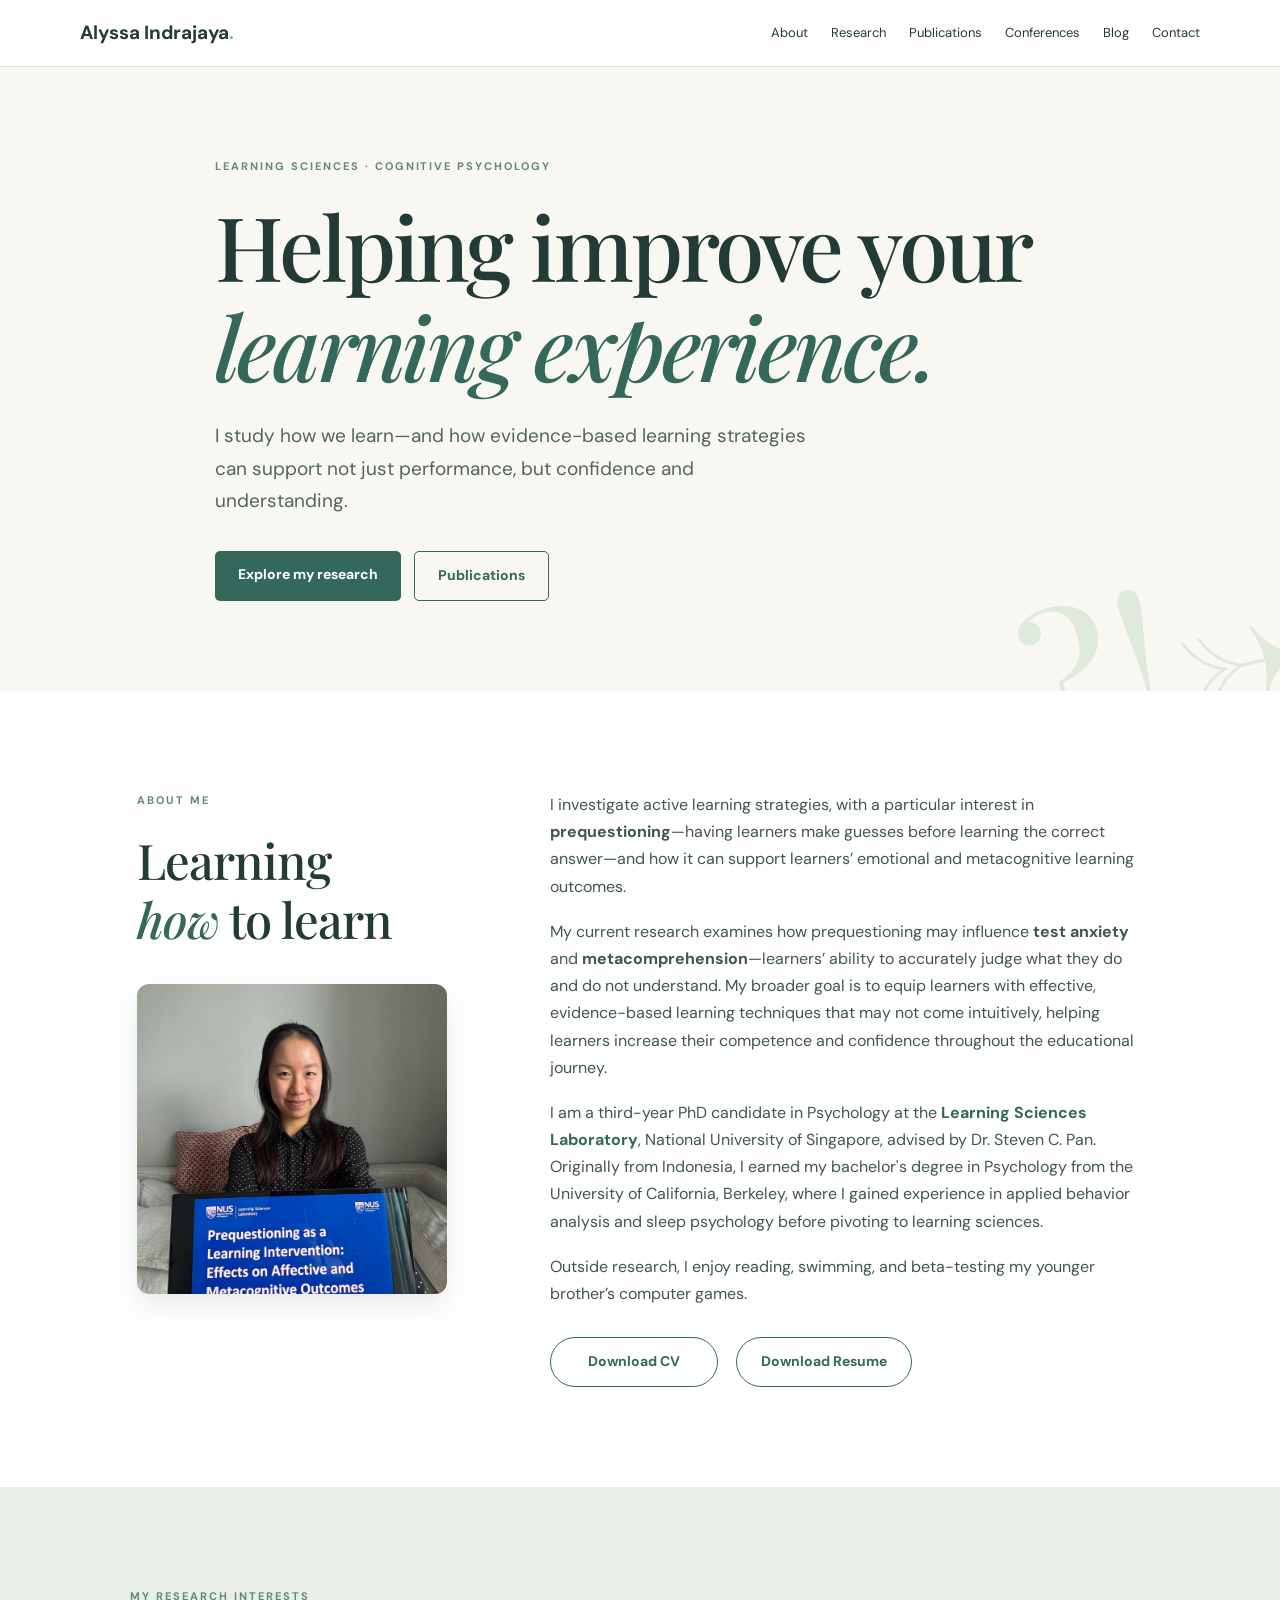
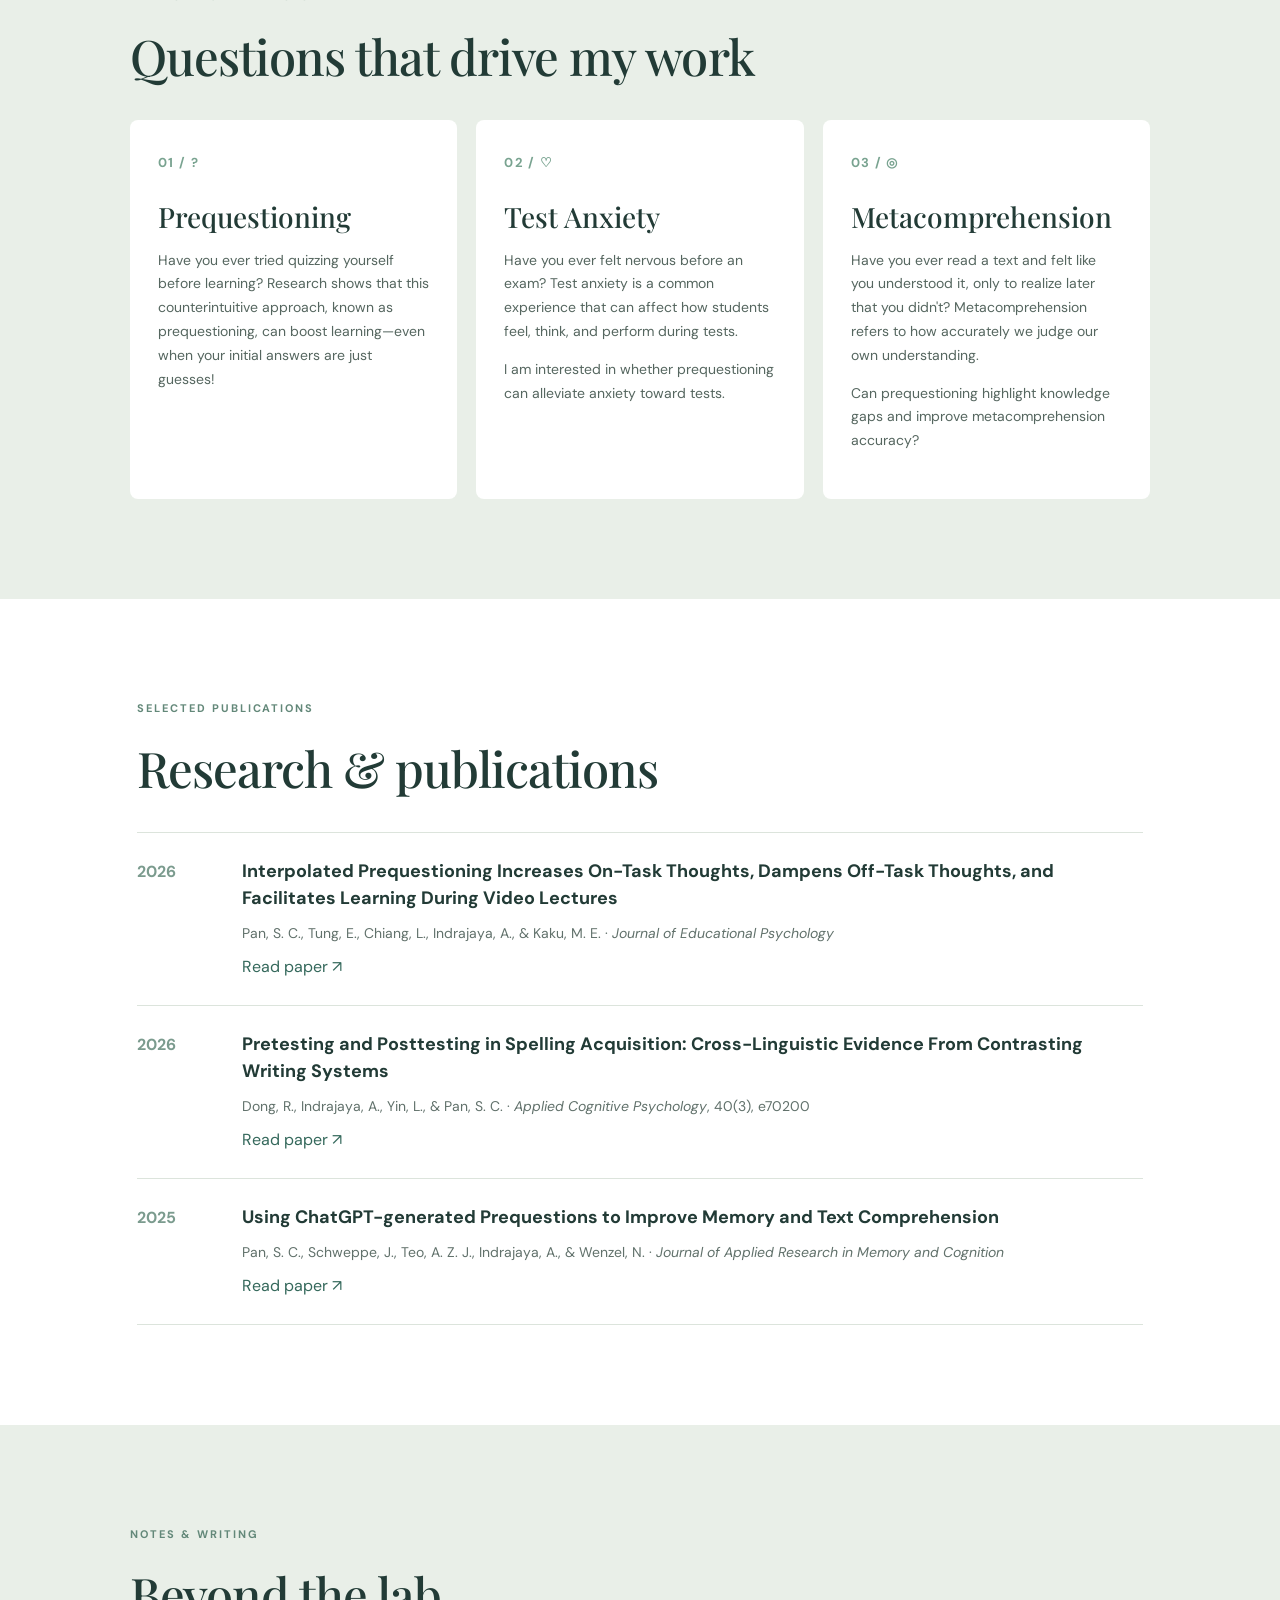
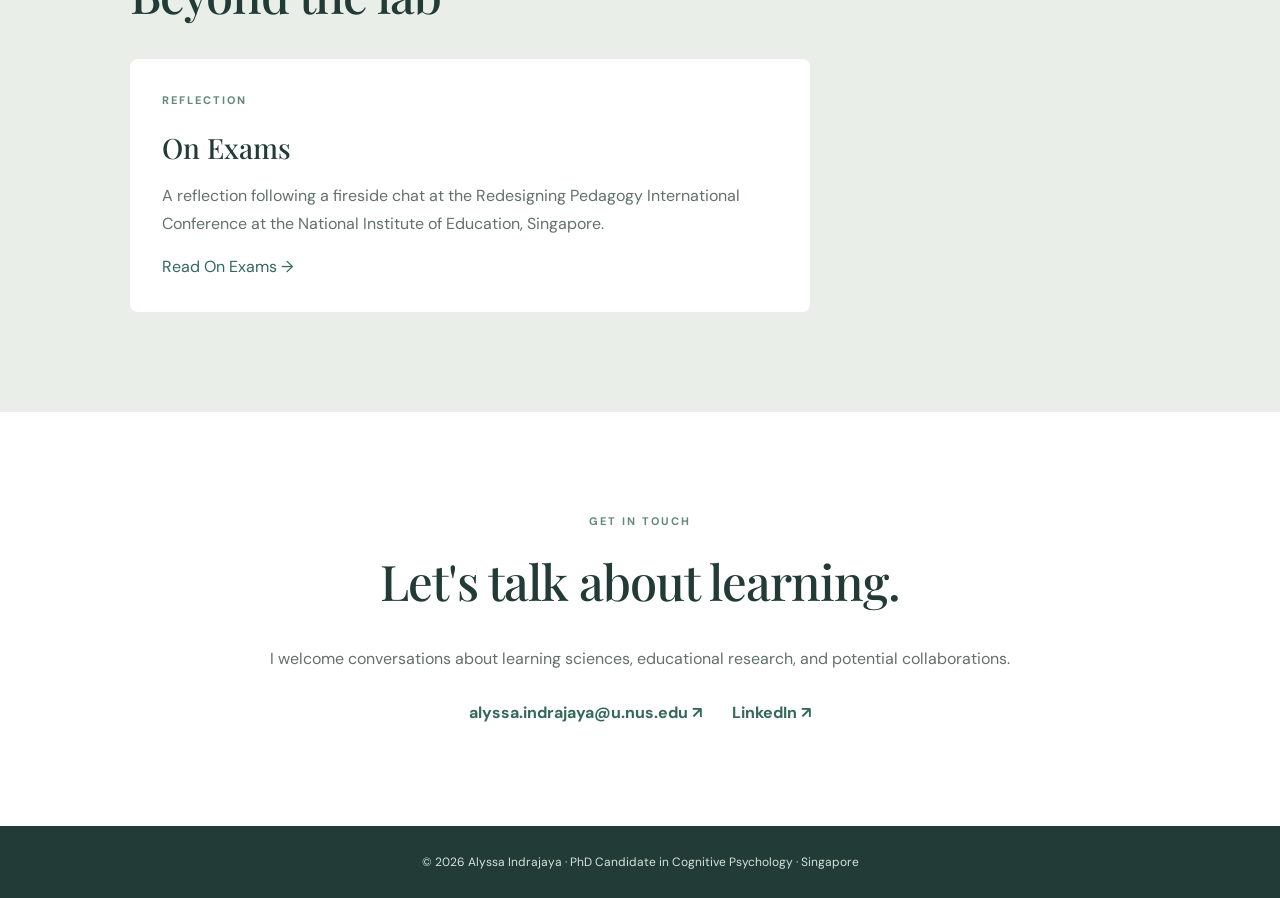
<file: index.html>
<!DOCTYPE html>

<html lang="en"><head><meta charset="utf-8"/><meta content="width=device-width,initial-scale=1" name="viewport"/><meta content="Alyssa Indrajaya — PhD candidate researching prequestioning, test anxiety and metacomprehension." name="description"/><title>Alyssa Indrajaya | Learning Sciences</title><link href="styles.css?v=3" rel="stylesheet"/></head><body>
<header class="top"><a class="brand" href="#home">Alyssa Indrajaya<span class="dot">.</span></a><nav><a href="#about">About</a><a href="#research">Research</a><a href="#publications">Publications</a><a href="conferences.html">Conferences</a><a href="blog.html">Blog</a><a href="#contact">Contact</a></nav></header>
<main><section class="hero" id="home"><div class="hero-inner"><p class="eyebrow">LEARNING SCIENCES · COGNITIVE PSYCHOLOGY</p><h1>Helping improve your <em>learning experience.</em></h1><p class="lead">I study how we learn—and how evidence-based learning strategies can support not just performance, but confidence and understanding.</p><div class="actions"><a class="button" href="#research">Explore my research</a><a class="button outline" href="#publications">Publications</a></div></div><div aria-hidden="true" class="hero-mark"><span>?</span><span>!</span><span>→</span></div></section>
<section class="section about" id="about"><div><p class="eyebrow">ABOUT ME</p><h2>Learning<br/><em>how</em> to learn</h2><img alt="Portrait of Alyssa Indrajaya" class="about-headshot" src="about-laptop.jpg"/></div><div class="bodycopy"><p>I investigate active learning strategies, with a particular interest in <strong>prequestioning</strong>—having learners make guesses before learning the correct answer—and how it can support learners’ emotional and metacognitive learning outcomes.</p><p>My current research examines how prequestioning may influence <strong>test anxiety</strong> and <strong>metacomprehension</strong>—learners’ ability to accurately judge what they do and do not understand. My broader goal is to equip learners with effective, evidence-based learning techniques that may not come intuitively, helping learners increase their competence and confidence throughout the educational journey.</p><p>I am a third-year PhD candidate in Psychology at the <a href="https://sc-pan.github.io/index.html" rel="noopener" target="_blank"><strong>Learning Sciences Laboratory</strong></a>, National University of Singapore, advised by Dr. Steven C. Pan. Originally from Indonesia, I earned my bachelor's degree in Psychology from the University of California, Berkeley, where I gained experience in applied behavior analysis and sleep psychology before pivoting to learning sciences.</p><p>Outside research, I enjoy reading, swimming, and beta-testing my younger brother’s computer games.</p><div class="about-downloads"><a class="download-button" href="Indrajaya_Alyssa_CV.pdf" rel="noopener" target="_blank">Download CV</a><a class="download-button" href="Indrajaya_Alyssa_Resume.pdf" rel="noopener" target="_blank">Download Resume</a></div></div></section>
<section class="section tinted" id="research"><p class="eyebrow">MY RESEARCH INTERESTS</p><h2>Questions that drive my work</h2><div class="cards"><article class="research-card"><div class="symbol">01 / ?</div><h3>Prequestioning</h3><p>Have you ever tried quizzing yourself before learning? Research shows that this counterintuitive approach, known as prequestioning, can boost learning—even when your initial answers are just guesses!</p></article><article class="research-card"><div class="symbol">02 / ♡</div><h3>Test Anxiety</h3><p>Have you ever felt nervous before an exam? Test anxiety is a common experience that can affect how students feel, think, and perform during tests.</p><p>I am interested in whether prequestioning can alleviate anxiety toward tests.</p></article><article class="research-card"><div class="symbol">03 / ◎</div><h3>Metacomprehension</h3><p>Have you ever read a text and felt like you understood it, only to realize later that you didn't? Metacomprehension refers to how accurately we judge our own understanding.</p><p>Can prequestioning highlight knowledge gaps and improve metacomprehension accuracy?</p></article></div></section>
<section class="section" id="publications"><p class="eyebrow">SELECTED PUBLICATIONS</p><h2>Research &amp; publications</h2><div class="pub"><span class="year">2026</span><div><h3>Interpolated Prequestioning Increases On-Task Thoughts, Dampens Off-Task Thoughts, and Facilitates Learning During Video Lectures</h3><p>Pan, S. C., Tung, E., Chiang, L., Indrajaya, A., &amp; Kaku, M. E. · <em>Journal of Educational Psychology</em></p><a href="https://doi.org/10.1037/edu0001055" rel="noopener" target="_blank">Read paper ↗</a></div></div><div class="pub"><span class="year">2026</span><div><h3>Pretesting and Posttesting in Spelling Acquisition: Cross-Linguistic Evidence From Contrasting Writing Systems</h3><p>Dong, R., Indrajaya, A., Yin, L., &amp; Pan, S. C. · <em>Applied Cognitive Psychology</em>, 40(3), e70200</p><a href="https://doi.org/10.1002/acp.70200" rel="noopener" target="_blank">Read paper ↗</a></div></div><div class="pub"><span class="year">2025</span><div><h3>Using ChatGPT-generated Prequestions to Improve Memory and Text Comprehension</h3><p>Pan, S. C., Schweppe, J., Teo, A. Z. J., Indrajaya, A., &amp; Wenzel, N. · <em>Journal of Applied Research in Memory and Cognition</em></p><a href="https://doi.org/10.1037/mac0000254" rel="noopener" target="_blank">Read paper ↗</a></div></div></section>
<section class="section tinted" id="writing"><p class="eyebrow">NOTES &amp; WRITING</p><h2>Beyond the lab</h2><div class="writing-card"><p class="eyebrow">REFLECTION</p><h3>On Exams</h3><p>A reflection following a fireside chat at the Redesigning Pedagogy International Conference at the National Institute of Education, Singapore.</p><a href="on-exams.html" rel="noopener" target="_blank">Read On Exams →</a></div></section>
<section class="section contact" id="contact"><p class="eyebrow">GET IN TOUCH</p><h2>Let's talk about learning.</h2><p>I welcome conversations about learning sciences, educational research, and potential collaborations.</p><div class="contactlinks"><a href="mailto:alyssa.indrajaya@u.nus.edu">alyssa.indrajaya@u.nus.edu ↗</a><a href="https://www.linkedin.com/in/alyssa-indrajaya" rel="noopener" target="_blank">LinkedIn ↗</a></div></section></main><footer>© 2026 Alyssa Indrajaya · PhD Candidate in Cognitive Psychology · Singapore</footer></body></html>
</file>
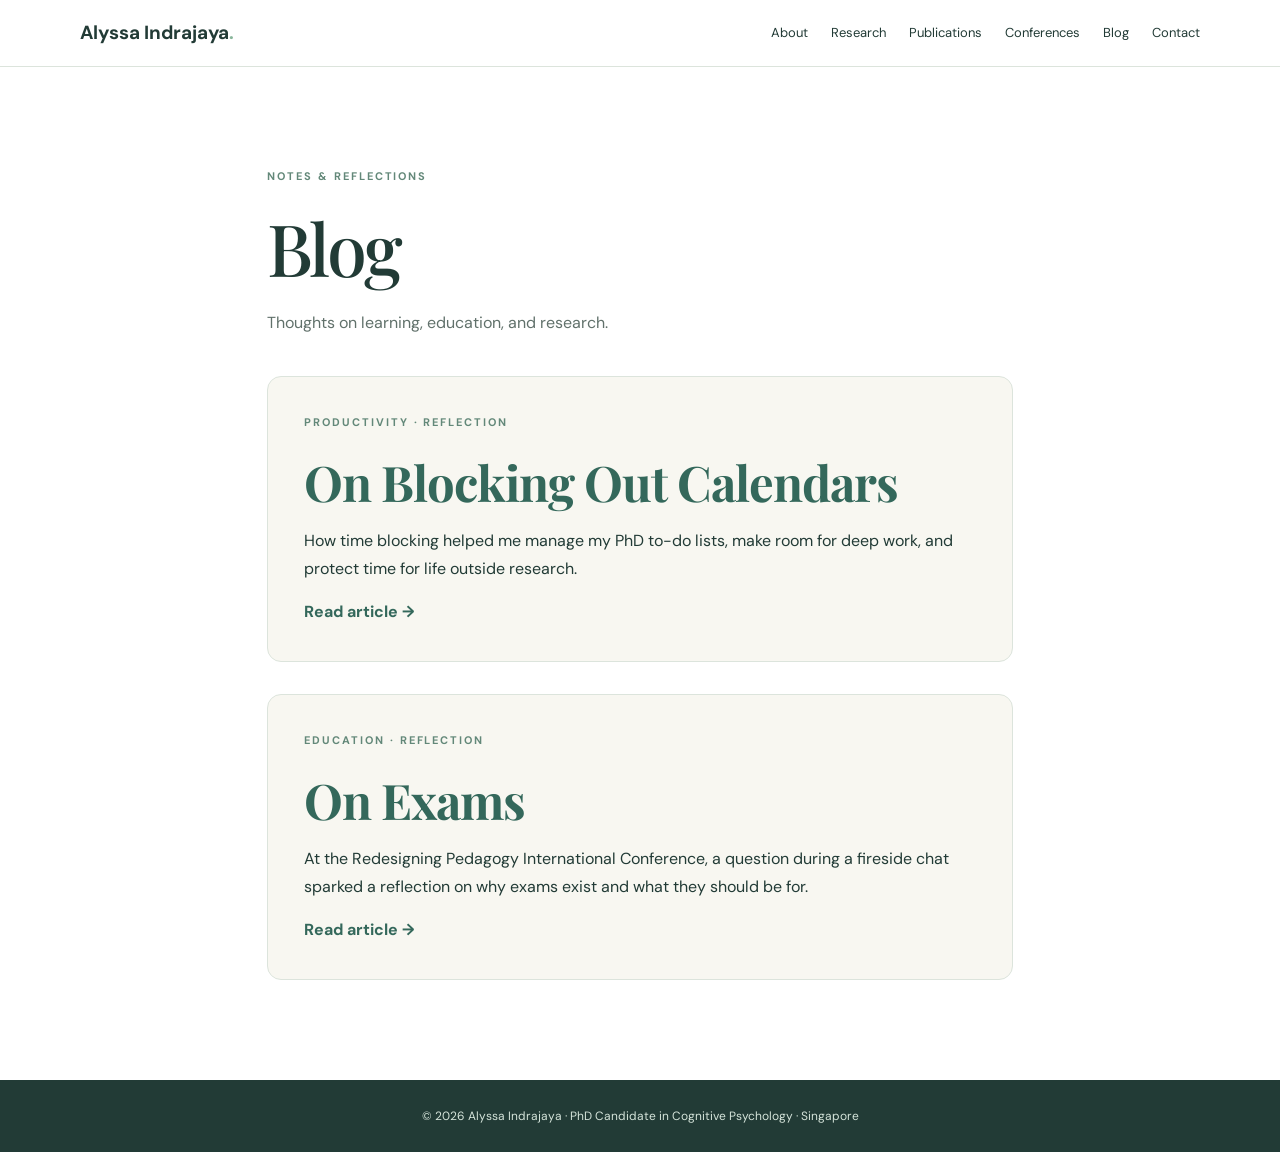
<file: blog.html>
<!DOCTYPE html>
<!DOCTYPE html>

<html lang="en"><head><meta charset="utf-8"/><meta content="width=device-width,initial-scale=1" name="viewport"/><meta content="Research reflections and writing by Alyssa Indrajaya" name="description"/><title>Blog | Alyssa Indrajaya</title><link href="styles.css?v=calendar1" rel="stylesheet"/></head><body><header class="top"><a class="brand" href="index.html">Alyssa Indrajaya<span class="dot">.</span></a><nav><a href="index.html#about">About</a><a href="index.html#research">Research</a><a href="index.html#publications">Publications</a><a href="conferences.html">Conferences</a><a aria-current="page" href="blog.html">Blog</a><a href="index.html#contact">Contact</a></nav></header><main><section class="section blog-page"><p class="eyebrow">NOTES &amp; REFLECTIONS</p><h1>Blog</h1><p class="conference-intro">Thoughts on learning, education, and research.</p><article class="blog-tile"><p class="eyebrow">PRODUCTIVITY · REFLECTION</p><h2><a href="on-blocking-out-calendars.html">On Blocking Out Calendars</a></h2><p>How time blocking helped me manage my PhD to-do lists, make room for deep work, and protect time for life outside research.</p><a href="on-blocking-out-calendars.html">Read article →</a></article><article class="blog-tile"><p class="eyebrow">EDUCATION · REFLECTION</p><h2><a href="on-exams.html">On Exams</a></h2><p>At the Redesigning Pedagogy International Conference, a question during a fireside chat sparked a reflection on why exams exist and what they should be for.</p><a href="on-exams.html">Read article →</a></article></section></main><footer>© 2026 Alyssa Indrajaya · PhD Candidate in Cognitive Psychology · Singapore</footer></body></html>
</file>
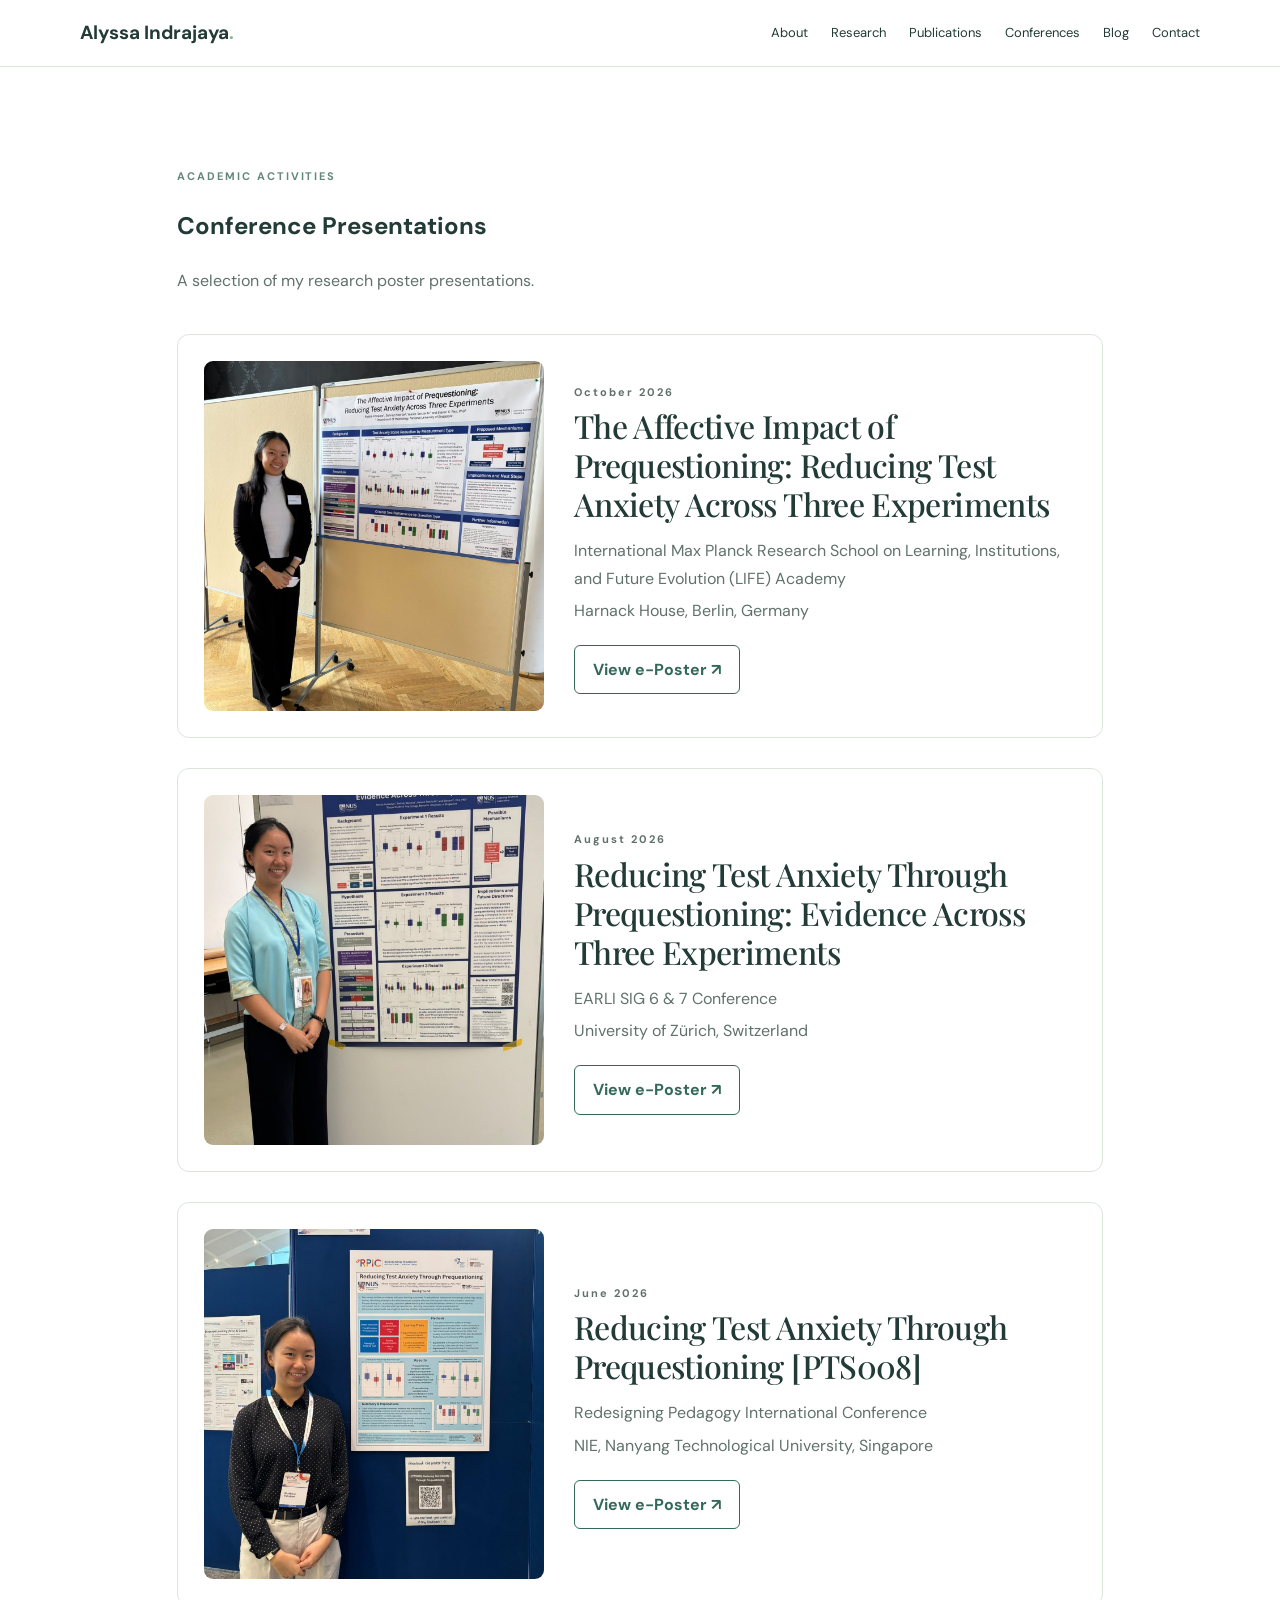
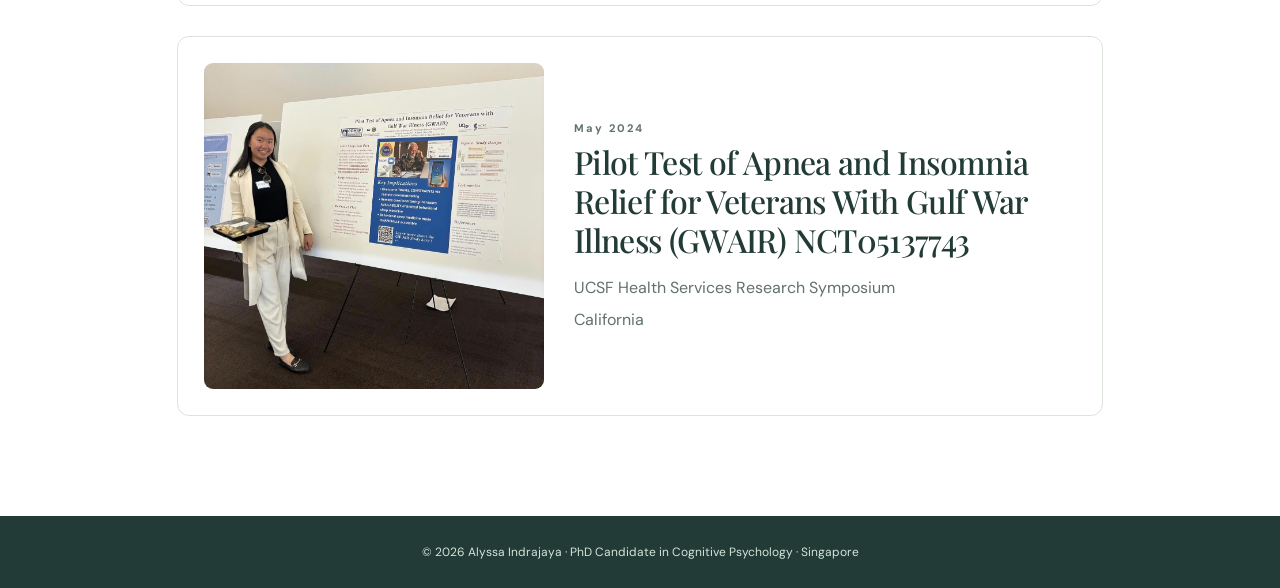
<file: conferences.html>
<!DOCTYPE html>

<html lang="en"><head><meta charset="utf-8"/><meta content="width=device-width,initial-scale=1" name="viewport"/><meta content="Conference presentations by Alyssa Indrajaya" name="description"/><title>Conferences | Alyssa Indrajaya</title><link href="styles.css?v=3" rel="stylesheet"/></head><body><header class="top"><a class="brand" href="index.html">Alyssa Indrajaya<span class="dot">.</span></a><nav><a href="index.html#about">About</a><a href="index.html#research">Research</a><a href="index.html#publications">Publications</a><a aria-current="page" href="conferences.html">Conferences</a><a href="blog.html">Blog</a><a href="index.html#contact">Contact</a></nav></header><main><section class="section conference-page"><p class="eyebrow">ACADEMIC ACTIVITIES</p><h1>Conference Presentations</h1><p class="conference-intro">A selection of my research poster presentations.</p><div class="conference-list"><article class="conference-card"><img alt="Poster presentation at LIFE Fall Academy in Berlin" loading="lazy" src="life-berlin.jpg"/><div class="conference-details"><p class="eyebrow">October 2026</p><h2>The Affective Impact of Prequestioning: Reducing Test Anxiety Across Three Experiments</h2><p>International Max Planck Research School on Learning, Institutions, and Future Evolution (LIFE) Academy</p><p>Harnack House, Berlin, Germany</p><a aria-label="View electronic poster for The Affective Impact of Prequestioning: Reducing Test Anxiety Across Three Experiments" class="poster-link" href="AI_MaxPlanck_Poster.pdf" rel="noopener" target="_blank">View e-Poster ↗</a></div></article><article class="conference-card"><img alt="Poster presentation at EARLI SIG 6 &amp; 7 Conference" loading="lazy" src="earli-zurich.jpg"/><div class="conference-details"><p class="eyebrow">August 2026</p><h2>Reducing Test Anxiety Through Prequestioning: Evidence Across Three Experiments</h2><p>EARLI SIG 6 &amp; 7 Conference</p><p>University of Zürich, Switzerland</p><a aria-label="View electronic poster for Reducing Test Anxiety Through Prequestioning: Evidence Across Three Experiments" class="poster-link" href="PTTA-EARLI 2026_FINAL2.pdf" rel="noopener" target="_blank">View e-Poster ↗</a></div></article>
<article class="conference-card"><img alt="Poster presentation at Redesigning Pedagogy International Conference" loading="lazy" src="rpic-singapore.jpg"/><div class="conference-details"><p class="eyebrow">June 2026</p><h2>Reducing Test Anxiety Through Prequestioning [PTS008]</h2><p>Redesigning Pedagogy International Conference</p><p>NIE, Nanyang Technological University, Singapore</p><a aria-label="View electronic poster for Reducing Test Anxiety Through Prequestioning [PTS008]" class="poster-link" href="RPIC 2026 Poster-PTTA_FINAL.pdf" rel="noopener" target="_blank">View e-Poster ↗</a></div></article>
<article class="conference-card"><img alt="Poster presentation at UCSF Health Services Research Symposium" loading="lazy" src="ucsf-2024.jpg"/><div class="conference-details"><p class="eyebrow">May 2024</p><h2>Pilot Test of Apnea and Insomnia Relief for Veterans With Gulf War Illness (GWAIR) NCT05137743</h2><p>UCSF Health Services Research Symposium</p><p>California</p></div></article></div></section></main><footer>© 2026 Alyssa Indrajaya · PhD Candidate in Cognitive Psychology · Singapore</footer></body></html>
</file>
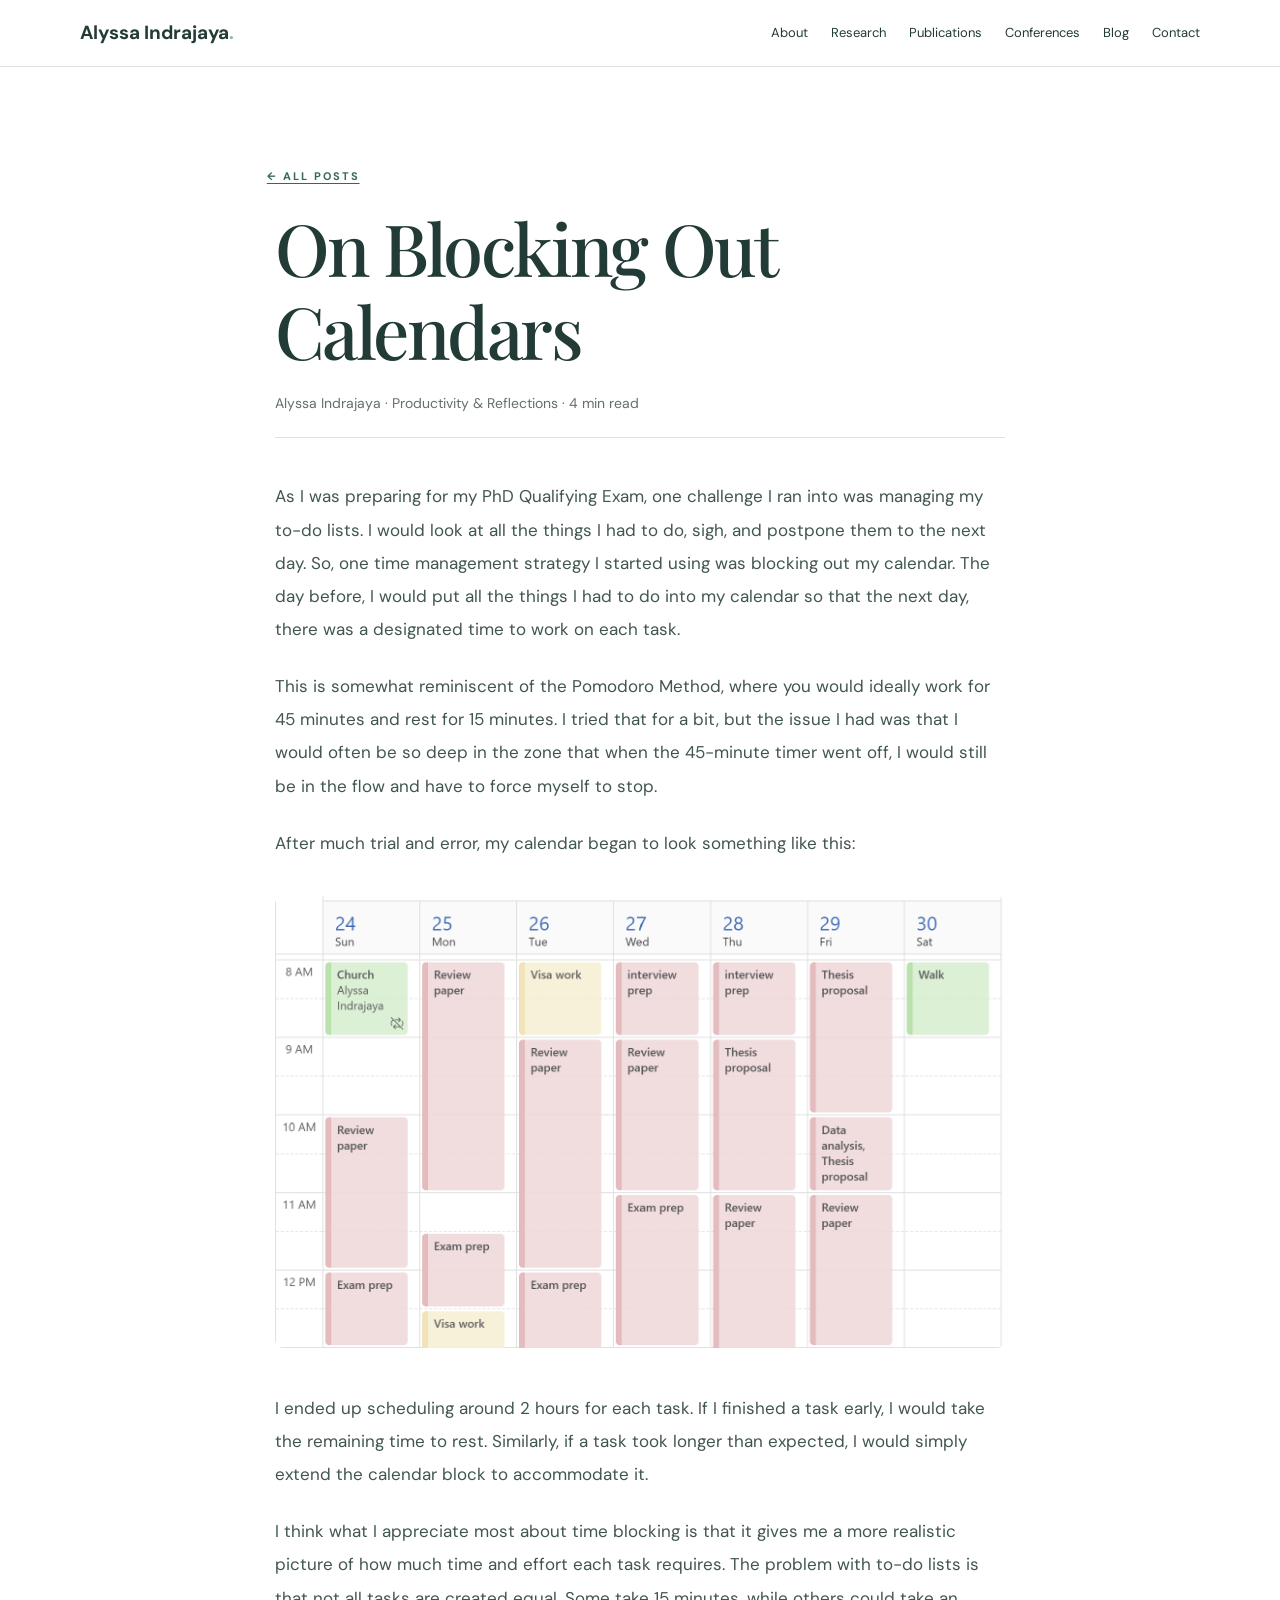
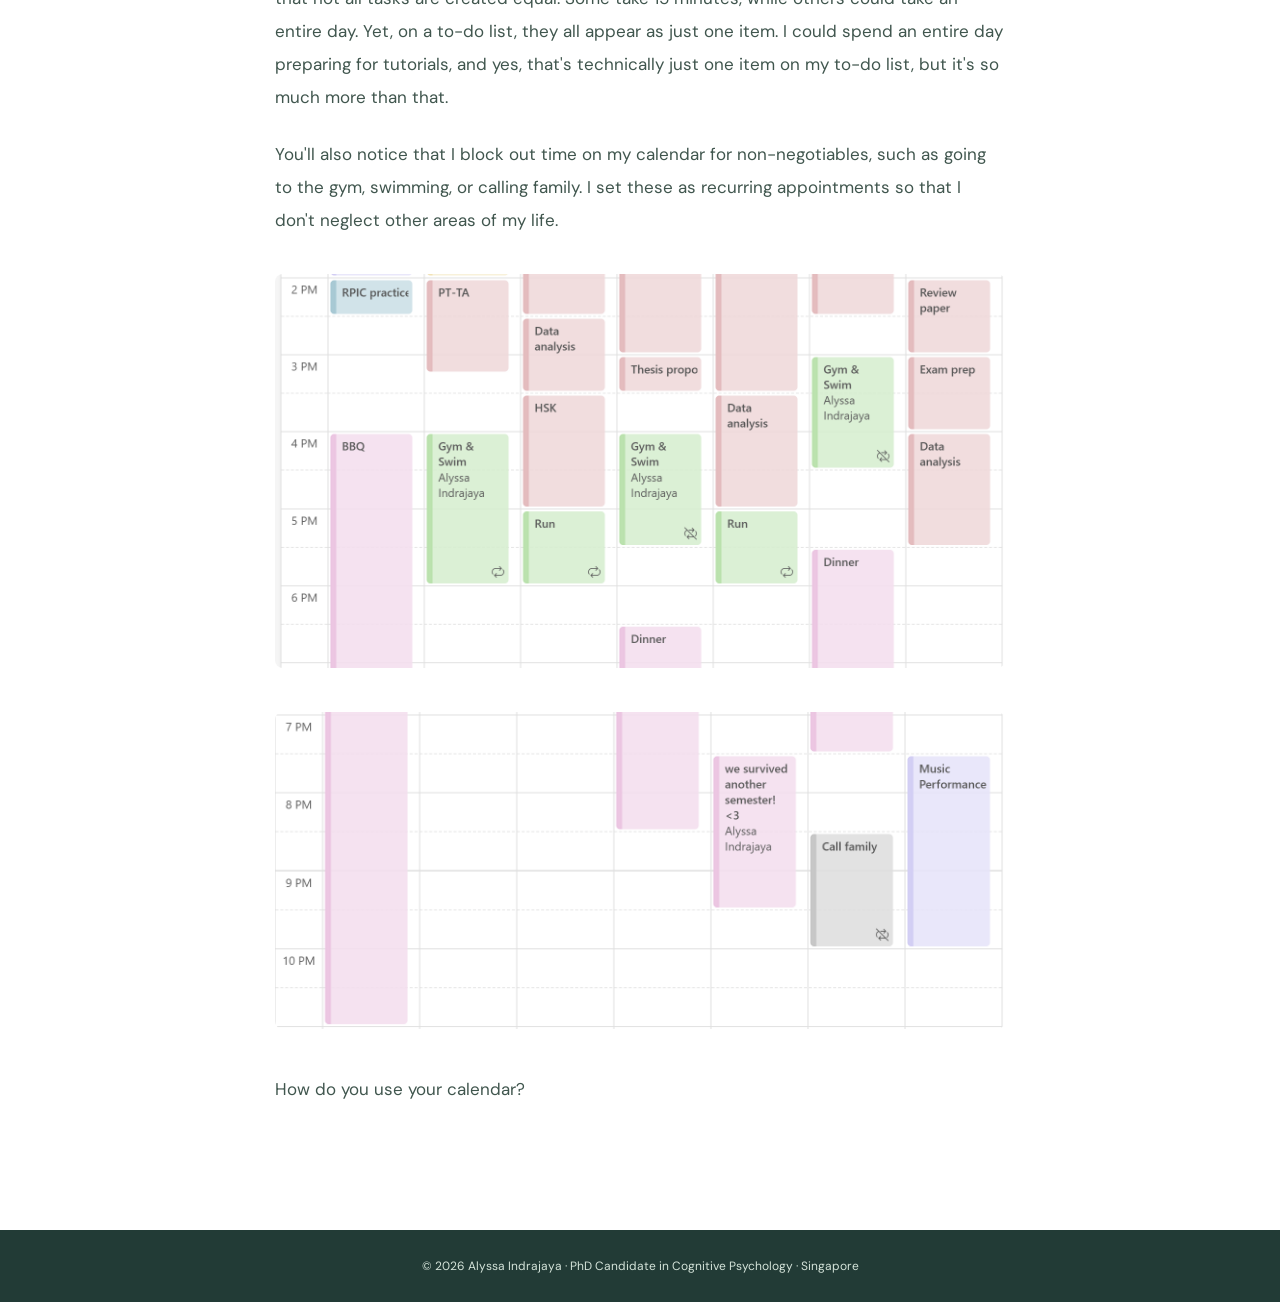
<file: on-blocking-out-calendars.html>
<!DOCTYPE html>
<!DOCTYPE html>

<html lang="en"><head><meta charset="utf-8"/><meta content="width=device-width,initial-scale=1" name="viewport"/><meta content="Research reflections and writing by Alyssa Indrajaya" name="description"/><title>On Blocking Out Calendars | Alyssa Indrajaya</title><link href="styles.css?v=calendar1" rel="stylesheet"/></head><body><header class="top"><a class="brand" href="index.html">Alyssa Indrajaya<span class="dot">.</span></a><nav><a href="index.html#about">About</a><a href="index.html#research">Research</a><a href="index.html#publications">Publications</a><a href="conferences.html">Conferences</a><a aria-current="page" href="blog.html">Blog</a><a href="index.html#contact">Contact</a></nav></header><main><section class="section article-page on-exams-page calendar-article-page"><p class="eyebrow"><a class="article-link" href="blog.html"><strong>← ALL POSTS</strong></a></p>
<h1>On Blocking Out Calendars</h1>
<p class="article-byline">Alyssa Indrajaya · Productivity &amp; Reflections · 4 min read</p>
<p>As I was preparing for my PhD Qualifying Exam, one challenge I ran into was managing my to-do lists. I would look at all the things I had to do, sigh, and postpone them to the next day. So, one time management strategy I started using was blocking out my calendar. The day before, I would put all the things I had to do into my calendar so that the next day, there was a designated time to work on each task.</p>
<p>This is somewhat reminiscent of the Pomodoro Method, where you would ideally work for 45 minutes and rest for 15 minutes. I tried that for a bit, but the issue I had was that I would often be so deep in the zone that when the 45-minute timer went off, I would still be in the flow and have to force myself to stop.</p>
<p>After much trial and error, my calendar began to look something like this:</p>
<figure class="article-figure"><img alt="Weekly calendar with morning time blocks for research, exam preparation and other tasks" loading="lazy" src="calendar-morning.png"/></figure>
<p>I ended up scheduling around 2 hours for each task. If I finished a task early, I would take the remaining time to rest. Similarly, if a task took longer than expected, I would simply extend the calendar block to accommodate it.</p>
<p>I think what I appreciate most about time blocking is that it gives me a more realistic picture of how much time and effort each task requires. The problem with to-do lists is that not all tasks are created equal. Some take 15 minutes, while others could take an entire day. Yet, on a to-do list, they all appear as just one item. I could spend an entire day preparing for tutorials, and yes, that's technically just one item on my to-do list, but it's so much more than that.</p>
<p>You'll also notice that I block out time on my calendar for non-negotiables, such as going to the gym, swimming, or calling family. I set these as recurring appointments so that I don't neglect other areas of my life.</p>
<figure class="article-figure"><img alt="Afternoon calendar blocks for research, gym, swimming and running" loading="lazy" src="calendar-afternoon.png"/></figure>
<figure class="article-figure"><img alt="Evening calendar blocks including dinner, calling family and leisure" loading="lazy" src="calendar-evening.png"/></figure>
<p>How do you use your calendar?</p></section></main><footer>© 2026 Alyssa Indrajaya · PhD Candidate in Cognitive Psychology · Singapore</footer></body></html>
</file>
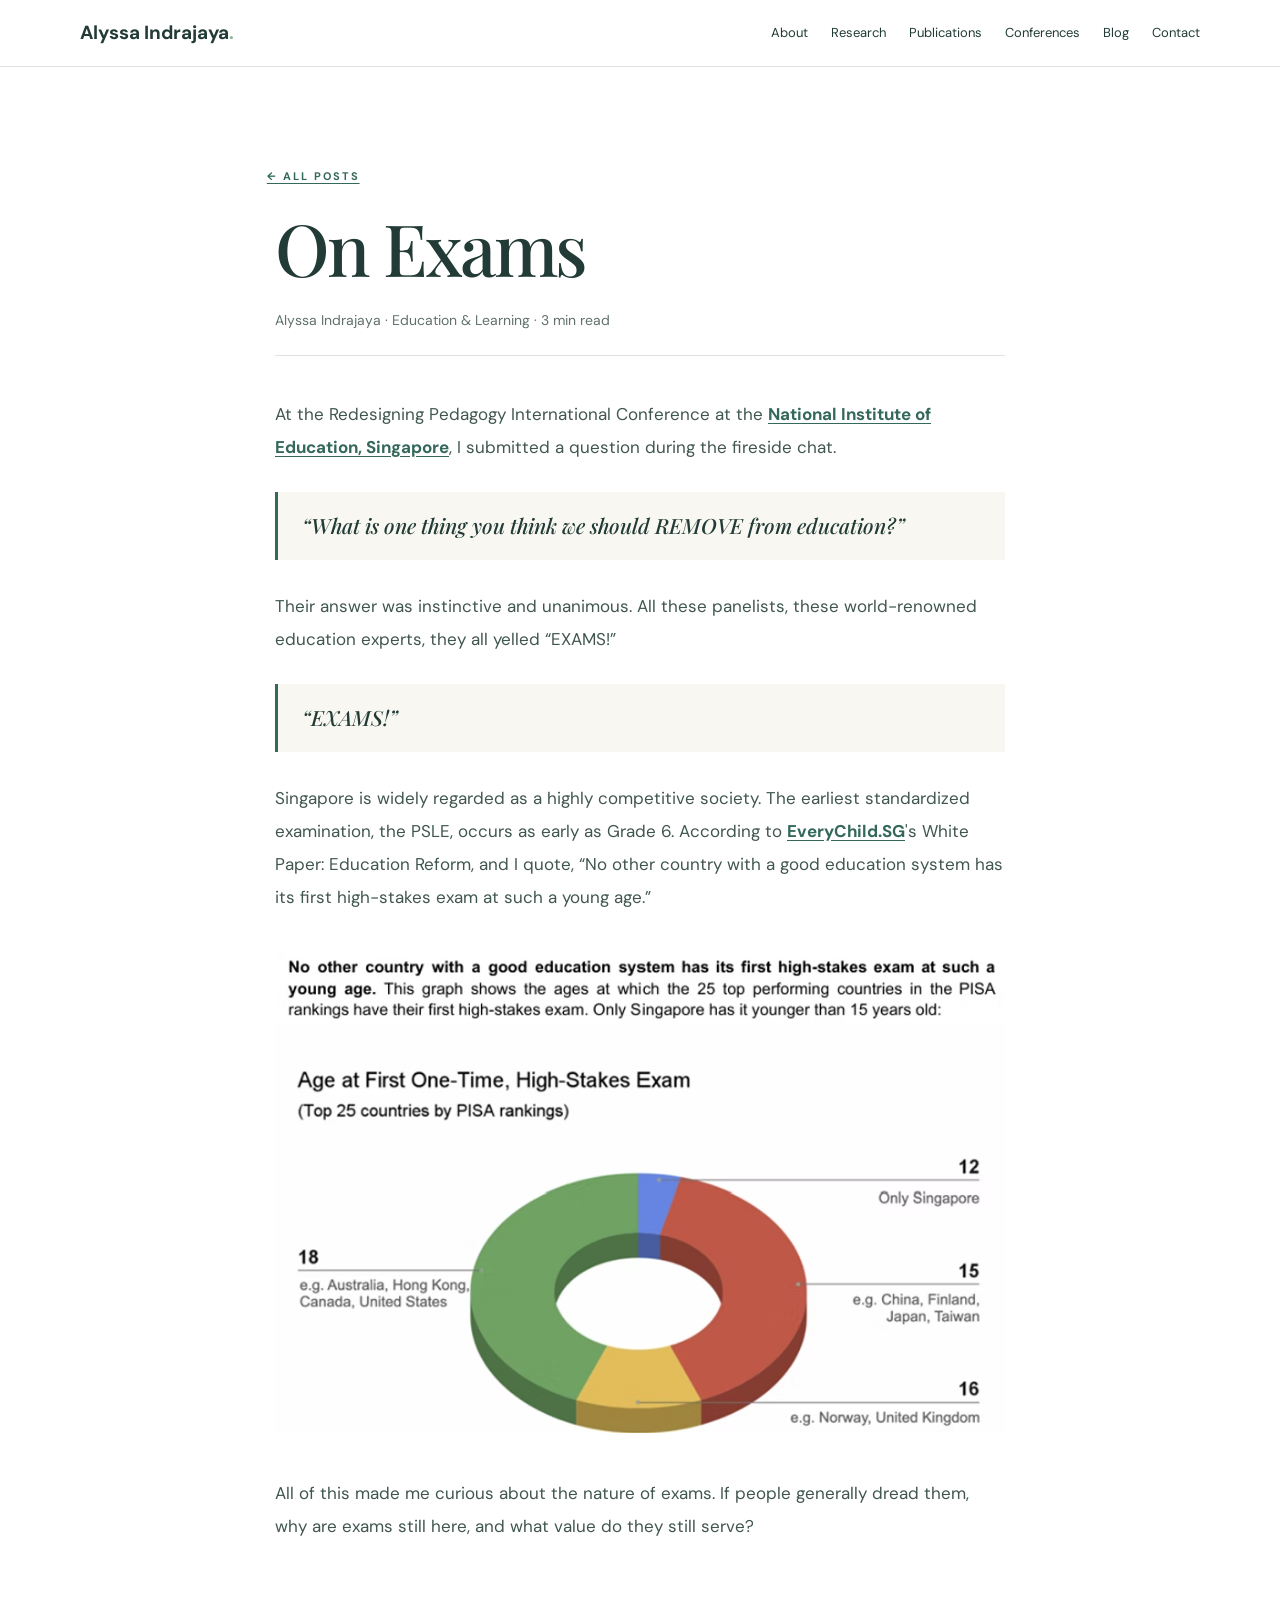
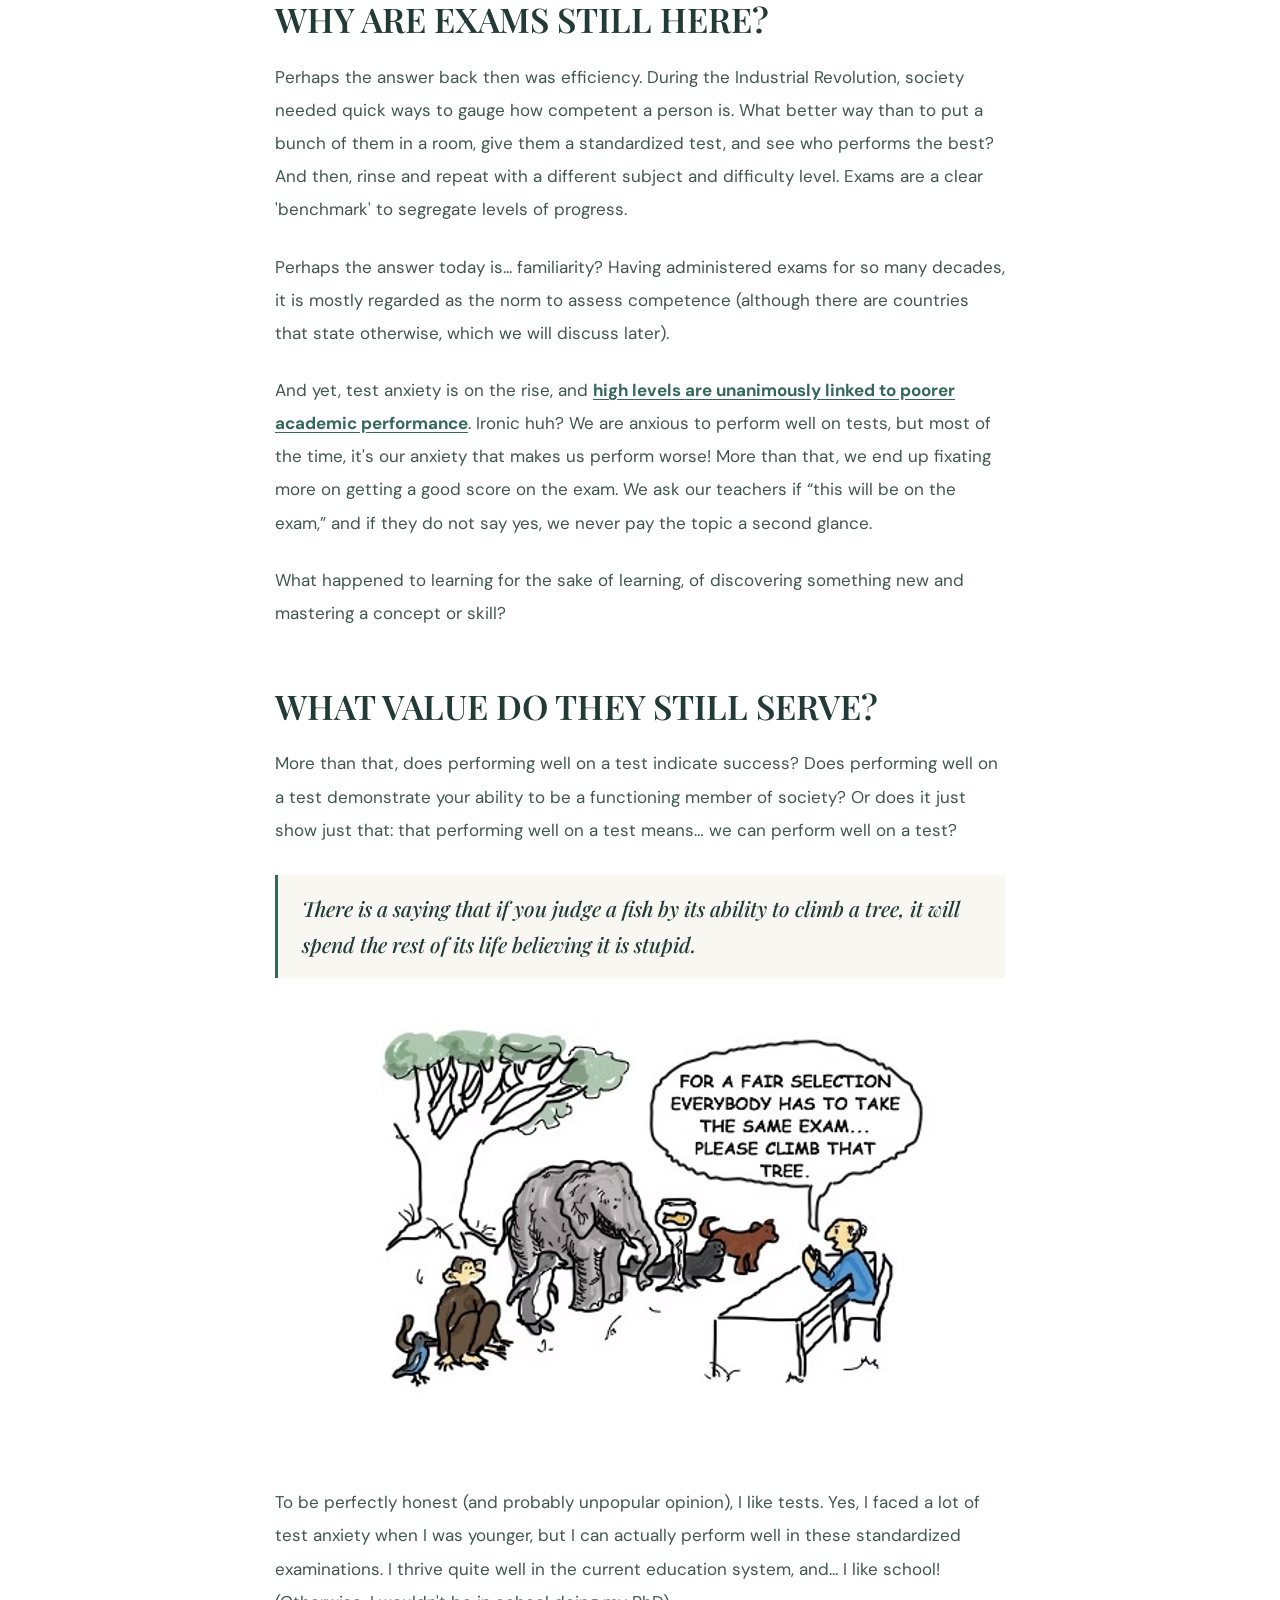
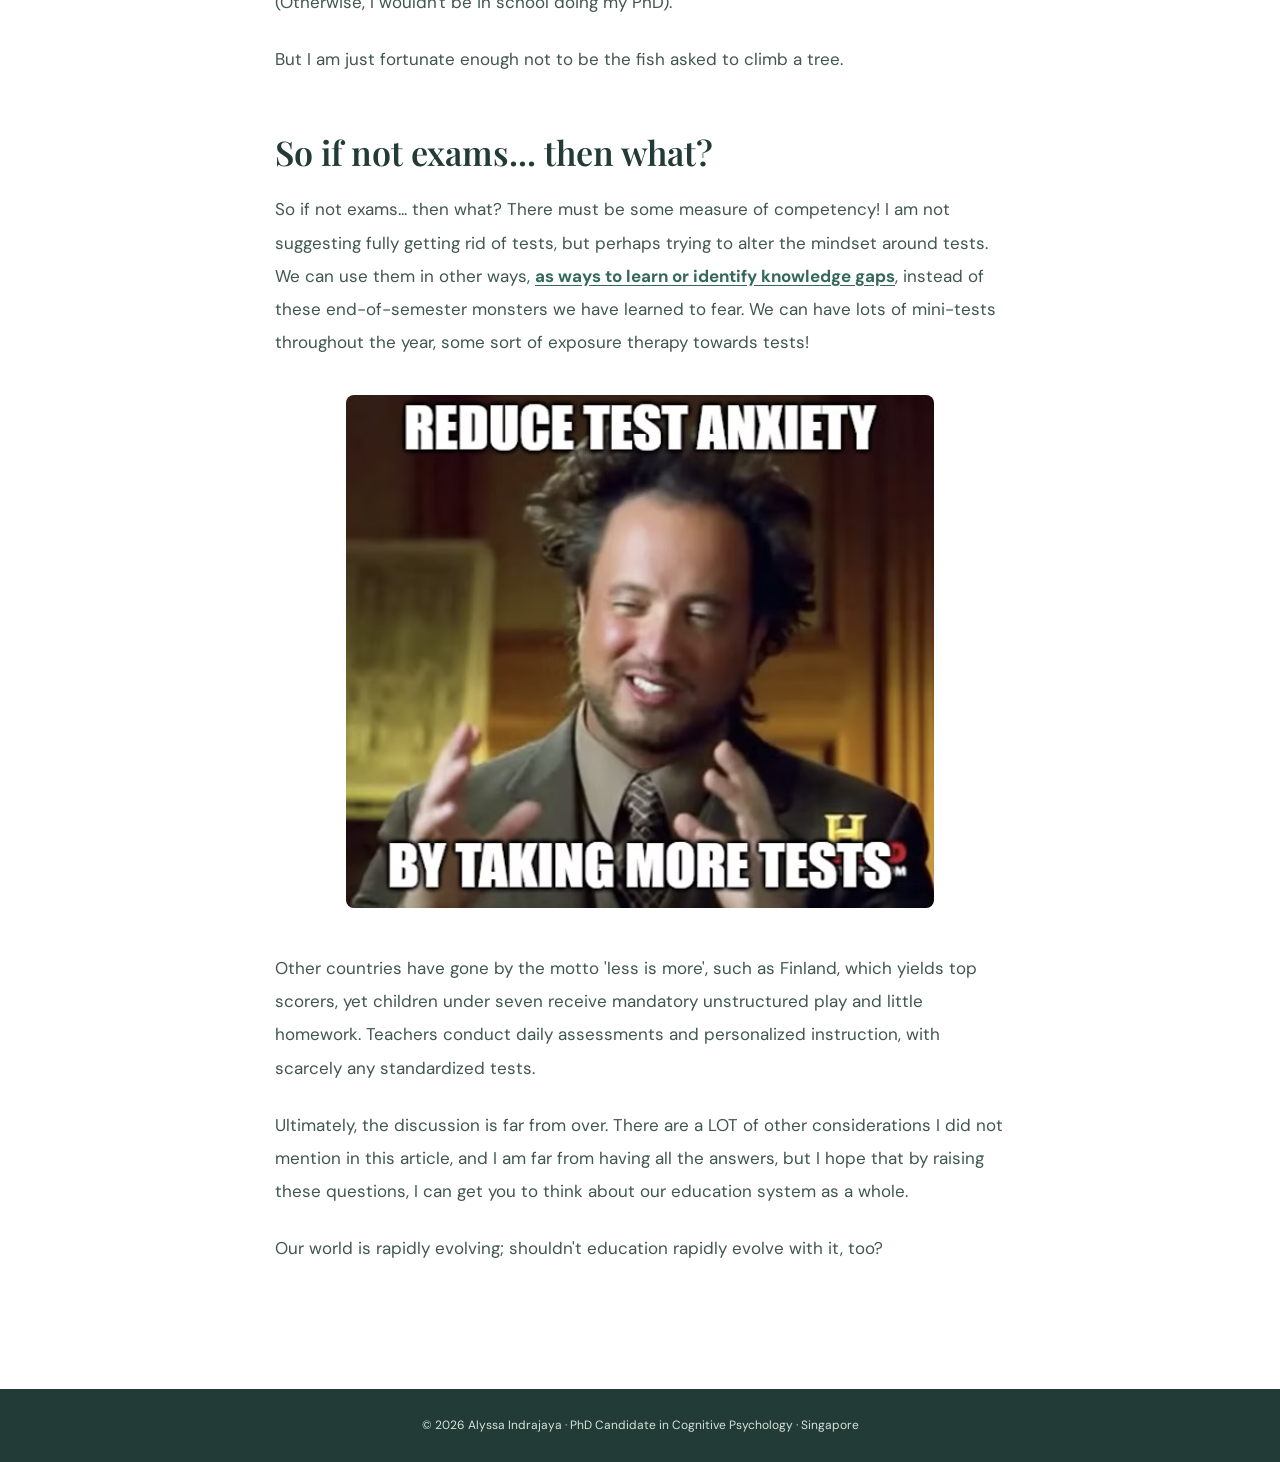
<file: on-exams.html>
<!DOCTYPE html>
<html lang="en"><head><meta charset="utf-8"/><meta content="width=device-width,initial-scale=1" name="viewport"/><meta content="Research reflections and writing by Alyssa Indrajaya" name="description"/><title>On Exams | Alyssa Indrajaya</title><link href="styles.css?v=blog4" rel="stylesheet"/></head><body><header class="top"><a class="brand" href="index.html">Alyssa Indrajaya<span class="dot">.</span></a><nav><a href="index.html#about">About</a><a href="index.html#research">Research</a><a href="index.html#publications">Publications</a><a href="conferences.html">Conferences</a><a aria-current="page" href="blog.html">Blog</a><a href="index.html#contact">Contact</a></nav></header><main><section class="section article-page on-exams-page"><p class="eyebrow"><a class="article-link" href="blog.html"><strong>← ALL POSTS</strong></a></p><h1>On Exams</h1><p class="article-byline">Alyssa Indrajaya  ·  Education &amp; Learning  ·  3 min read</p>
<p>At the Redesigning Pedagogy International Conference at the <a class="article-link" href="https://www.nie.edu.sg/"><strong>National Institute of Education, Singapore</strong></a>, I submitted a question during the fireside chat.</p>
<blockquote>“What is one thing you think we should REMOVE from education?”</blockquote>
<p>Their answer was instinctive and unanimous. All these panelists, these world-renowned education experts, they all yelled “EXAMS!”</p>
<blockquote>“EXAMS!”</blockquote>
<p>Singapore is widely regarded as a highly competitive society. The earliest standardized examination, the PSLE, occurs as early as Grade 6. According to <a class="article-link" href="https://everychild.sg/"><strong>EveryChild.SG</strong></a>'s White Paper: Education Reform, and I quote, “No other country with a good education system has its first high-stakes exam at such a young age.”</p><figure class="article-figure"><img alt="Chart showing age at first high-stakes exam among high-performing education systems." loading="lazy" src="exam-ages.png"/></figure>
<p>All of this made me curious about the nature of exams. If people generally dread them, why are exams still here, and what value do they still serve?</p>
<h2>WHY ARE EXAMS STILL HERE?</h2>
<p>Perhaps the answer back then was efficiency. During the Industrial Revolution, society needed quick ways to gauge how competent a person is. What better way than to put a bunch of them in a room, give them a standardized test, and see who performs the best? And then, rinse and repeat with a different subject and difficulty level. Exams are a clear 'benchmark' to segregate levels of progress.</p>
<p>Perhaps the answer today is... familiarity? Having administered exams for so many decades, it is mostly regarded as the norm to assess competence (although there are countries that state otherwise, which we will discuss later).</p>
<p>And yet, test anxiety is on the rise, and <a class="article-link" href="https://pubmed.ncbi.nlm.nih.gov/" rel="noopener" target="_blank"><strong>high levels are unanimously linked to poorer academic performance</strong></a>. Ironic huh? We are anxious to perform well on tests, but most of the time, it's our anxiety that makes us perform worse! More than that, we end up fixating more on getting a good score on the exam. We ask our teachers if “this will be on the exam,” and if they do not say yes, we never pay the topic a second glance.</p>
<p>What happened to learning for the sake of learning, of discovering something new and mastering a concept or skill?</p>
<h2>WHAT VALUE DO THEY STILL SERVE?</h2>
<p>More than that, does performing well on a test indicate success? Does performing well on a test demonstrate your ability to be a functioning member of society? Or does it just show just that: that performing well on a test means… we can perform well on a test?</p>
<blockquote>There is a saying that if you judge a fish by its ability to climb a tree, it will spend the rest of its life believing it is stupid.</blockquote><figure class="article-figure"><img alt="Cartoon illustrating how one test may not fairly measure different abilities." loading="lazy" src="fair-selection.png"/></figure>
<p>To be perfectly honest (and probably unpopular opinion), I like tests. Yes, I faced a lot of test anxiety when I was younger, but I can actually perform well in these standardized examinations. I thrive quite well in the current education system, and... I like school! (Otherwise, I wouldn't be in school doing my PhD).</p>
<p>But I am just fortunate enough not to be the fish asked to climb a tree.</p>
<h2>So if not exams... then what?</h2>
<p>So if not exams... then what? There must be some measure of competency! I am not suggesting fully getting rid of tests, but perhaps trying to alter the mindset around tests. We can use them in other ways, <a class="article-link" href="https://www.formative.com/" rel="noopener" target="_blank"><strong>as ways to learn or identify knowledge gaps</strong></a>, instead of these end-of-semester monsters we have learned to fear. We can have lots of mini-tests throughout the year, some sort of exposure therapy towards tests!</p><figure class="article-figure"><img alt="Meme about reducing test anxiety through more tests." loading="lazy" src="test-anxiety-meme.png"/></figure>
<p>Other countries have gone by the motto 'less is more', such as Finland, which yields top scorers, yet children under seven receive mandatory unstructured play and little homework. Teachers conduct daily assessments and personalized instruction, with scarcely any standardized tests.</p>
<p>Ultimately, the discussion is far from over. There are a LOT of other considerations I did not mention in this article, and I am far from having all the answers, but I hope that by raising these questions, I can get you to think about our education system as a whole.</p>
<p>Our world is rapidly evolving; shouldn't education rapidly evolve with it, too?</p></section></main><footer>© 2026 Alyssa Indrajaya · PhD Candidate in Cognitive Psychology · Singapore</footer></body></html>
</file>
<file: styles.css>
@import url('https://fonts.googleapis.com/css2?family=DM+Sans:wght@400;500;600;700&family=Playfair+Display:ital,wght@0,500;0,600;1,500&display=swap');
:root{--ink:#223b36;--muted:#61716b;--cream:#f8f7f1;--sage:#e9efe8;--green:#34685b;--line:#dce4dc}*{box-sizing:border-box}html{scroll-behavior:smooth}body{margin:0;background:#fff;color:var(--ink);font-family:'DM Sans',Arial,sans-serif;font-size:16px;line-height:1.7}a{color:var(--green);text-decoration:none}a:hover{text-decoration:underline}.top{position:sticky;top:0;z-index:10;display:flex;align-items:center;justify-content:space-between;padding:17px max(5%,calc((100vw - 1120px)/2));background:rgba(255,255,255,.96);border-bottom:1px solid var(--line);gap:20px}.brand{font-weight:700;font-size:19px;color:var(--ink);white-space:nowrap}.dot{color:#89b69b}.top nav{display:flex;gap:23px;flex-wrap:wrap}.top nav a{font-size:13px;color:var(--ink)}.hero{background:var(--cream);min-height:570px;display:flex;align-items:center;justify-content:center;position:relative;overflow:hidden;padding:90px 8%}.hero-inner{max-width:860px;z-index:1}.eyebrow{letter-spacing:.18em;font-size:11px;font-weight:700;color:#638879;margin:0 0 20px}.hero h1{font-size:clamp(48px,7vw,89px);line-height:1.12;max-width:850px;margin:0 0 25px;font-weight:500;font-family:'Playfair Display',Georgia,serif;letter-spacing:-.035em}.hero h1 em,h2 em{color:var(--green);font-weight:500}.lead{max-width:610px;font-size:19px;color:#52665d}.actions{display:flex;gap:13px;margin-top:34px;flex-wrap:wrap}.button{background:var(--green);color:#fff;padding:12px 23px;border-radius:5px;font-size:14px;font-weight:700}.button:hover{color:#fff}.button.outline{background:transparent;border:1px solid var(--green);color:var(--green)}.hero-mark{position:absolute;right:-20px;bottom:-90px;color:#dfe9dc;font:500 190px 'Playfair Display',serif;display:flex;gap:5px;transform:rotate(-13deg);pointer-events:none}.section{max-width:1160px;margin:auto;padding:100px 6%}.section.tinted{max-width:none;background:var(--sage);padding-left:max(6%,calc((100vw - 1020px)/2));padding-right:max(6%,calc((100vw - 1020px)/2))}.section h2{font:500 clamp(32px,4vw,49px)/1.22 'Playfair Display',Georgia,serif;letter-spacing:-.02em;margin:0 0 35px}.about{display:grid;grid-template-columns:1fr 1.7fr;gap:65px}.bodycopy p{margin:0 0 18px;color:#40564e}.cards{display:grid;grid-template-columns:repeat(3,1fr);gap:19px}.research-card{background:#fff;padding:32px 28px;border-radius:8px;min-height:310px}.symbol{color:#79a390;font-weight:700;font-size:13px;letter-spacing:.1em}.research-card h3,.writing-card h3{font:500 28px 'Playfair Display',Georgia,serif;margin:23px 0 12px}.research-card p{color:#55665f;font-size:14px}.pub{display:grid;grid-template-columns:80px 1fr;gap:25px;padding:25px 0;border-top:1px solid var(--line)}.pub:last-child{border-bottom:1px solid var(--line)}.pub h3{font-size:18px;line-height:1.5;margin:0 0 10px}.pub p{color:var(--muted);font-size:14px;margin:0 0 7px}.year{color:#7b9b8e;font-weight:700}.writing-card{max-width:680px;background:white;border-radius:8px;padding:32px}.writing-card h3{margin:0 0 10px}.writing-card p:not(.eyebrow){color:var(--muted)}.smallnote{font-size:12px;color:var(--muted)}.contact{text-align:center}.contact p:not(.eyebrow){color:var(--muted)}.contactlinks{display:flex;justify-content:center;gap:30px;flex-wrap:wrap;margin-top:26px;font-weight:700}footer{text-align:center;padding:26px 15px;background:var(--ink);color:#d5e4da;font-size:12px}@media(max-width:750px){.top{padding:14px 5%;display:block}.top nav{margin-top:9px;gap:14px}.hero{min-height:510px;padding:70px 6%}.hero-mark{font-size:110px;bottom:-30px}.section{padding:65px 6%}.about{grid-template-columns:1fr;gap:5px}.cards{grid-template-columns:1fr}.research-card{min-height:auto}.pub{grid-template-columns:1fr;gap:2px}.contactlinks{gap:15px}}

/* About section: original two-column composition with portrait below heading */
.about-headshot{display:block;width:min(100%,310px);height:auto;aspect-ratio:1/1;object-fit:cover;object-position:center top;border-radius:12px;margin-top:30px;box-shadow:0 12px 30px rgba(34,59,54,.10)}
.about-downloads{display:flex;gap:18px;flex-wrap:wrap;margin-top:30px}
.download-button{display:inline-flex;align-items:center;justify-content:center;min-width:168px;padding:12px 24px;border:1.5px solid var(--green);border-radius:999px;color:var(--green);font-size:14px;font-weight:700;background:transparent;transition:background .15s,color .15s}
.download-button:hover{background:var(--green);color:white;text-decoration:none}
/* Standalone conference and blog pages */
.conference-page,.blog-page,.article-page{max-width:1080px}
.conference-intro{max-width:760px;margin-bottom:40px;color:var(--muted)}
.conference-list{display:grid;gap:30px}
.conference-card{display:grid;grid-template-columns:minmax(220px,340px) 1fr;gap:30px;padding:26px;border:1px solid var(--line);border-radius:12px;align-items:center;background:#fff}
.conference-card img{width:100%;max-height:350px;object-fit:cover;border-radius:9px}
.conference-details h2{font-size:clamp(22px,2.6vw,32px);margin:0 0 14px}
.conference-details p{color:var(--muted);margin:5px 0}
.poster-link{display:inline-flex;margin-top:16px;padding:10px 18px;border:1px solid var(--green);border-radius:6px;font-weight:700}
.poster-link:hover{background:var(--green);color:white;text-decoration:none}
.blog-list{display:grid;gap:20px}.blog-card{border:1px solid var(--line);border-radius:12px;padding:30px}.blog-card h2{margin:8px 0 12px}.article-content{max-width:780px;margin:auto}.article-content p{margin-bottom:20px}
@media(max-width:750px){.conference-card{grid-template-columns:1fr;padding:18px}.about-headshot{width:min(100%,280px)}.about-downloads{gap:12px}.download-button{min-width:145px}}


/* Blog editorial layout — scoped to blog pages only */
.blog-page,.on-exams-page{max-width:900px;}
.blog-page h1,.on-exams-page h1{font:500 clamp(44px,6vw,72px)/1.15 'Playfair Display',Georgia,serif;letter-spacing:-.035em;margin:0 0 20px;}
.blog-page .blog-tile{background:var(--cream);border:1px solid var(--line);border-radius:14px;padding:36px;margin-top:32px;}
.blog-page .blog-tile h2{margin:8px 0 16px;}
.blog-page a:not(.brand),.on-exams-page a{font-weight:700;}
.on-exams-page{max-width:900px;}
.on-exams-page>p:not(.eyebrow):not(.article-byline),.on-exams-page>blockquote{max-width:730px;margin-left:auto;margin-right:auto;}
.on-exams-page .article-byline{max-width:730px;margin:0 auto 42px;color:var(--muted);font-size:14px;border-bottom:1px solid var(--line);padding-bottom:22px;}
.on-exams-page>h1{max-width:730px;margin-left:auto;margin-right:auto;}
.on-exams-page>h2{max-width:730px;margin:55px auto 20px;font:600 clamp(24px,3vw,34px)/1.25 'Playfair Display',Georgia,serif;letter-spacing:0;}
.on-exams-page>p:not(.eyebrow):not(.article-byline){font-size:17px;line-height:1.95;color:#40564e;margin-top:0;margin-bottom:24px;}
.on-exams-page>blockquote{padding:16px 24px;border-left:3px solid var(--green);background:var(--cream);color:var(--ink);font:italic 500 21px/1.7 'Playfair Display',Georgia,serif;margin-top:28px;margin-bottom:30px;}
.on-exams-page .article-figure{max-width:730px;margin:36px auto 44px;text-align:center;}
.on-exams-page .article-figure img{display:block;max-width:100%;height:auto;max-height:540px;object-fit:contain;margin:0 auto;border-radius:8px;}
.on-exams-page a{font-weight:700;text-decoration:underline;text-underline-offset:3px;}
.on-exams-page a:hover{color:var(--ink);}
@media(max-width:750px){.on-exams-page>p:not(.eyebrow):not(.article-byline){font-size:16px;line-height:1.8}.on-exams-page>blockquote{font-size:19px;padding:14px 18px}.blog-page .blog-tile{padding:24px}}

/* Calendar blog post: uses the existing On Exams article design */
.calendar-article-page .article-figure img{max-height:none;width:auto;max-width:100%;height:auto;object-fit:contain;}
.calendar-article-page .article-figure{max-width:730px;}
</file>
